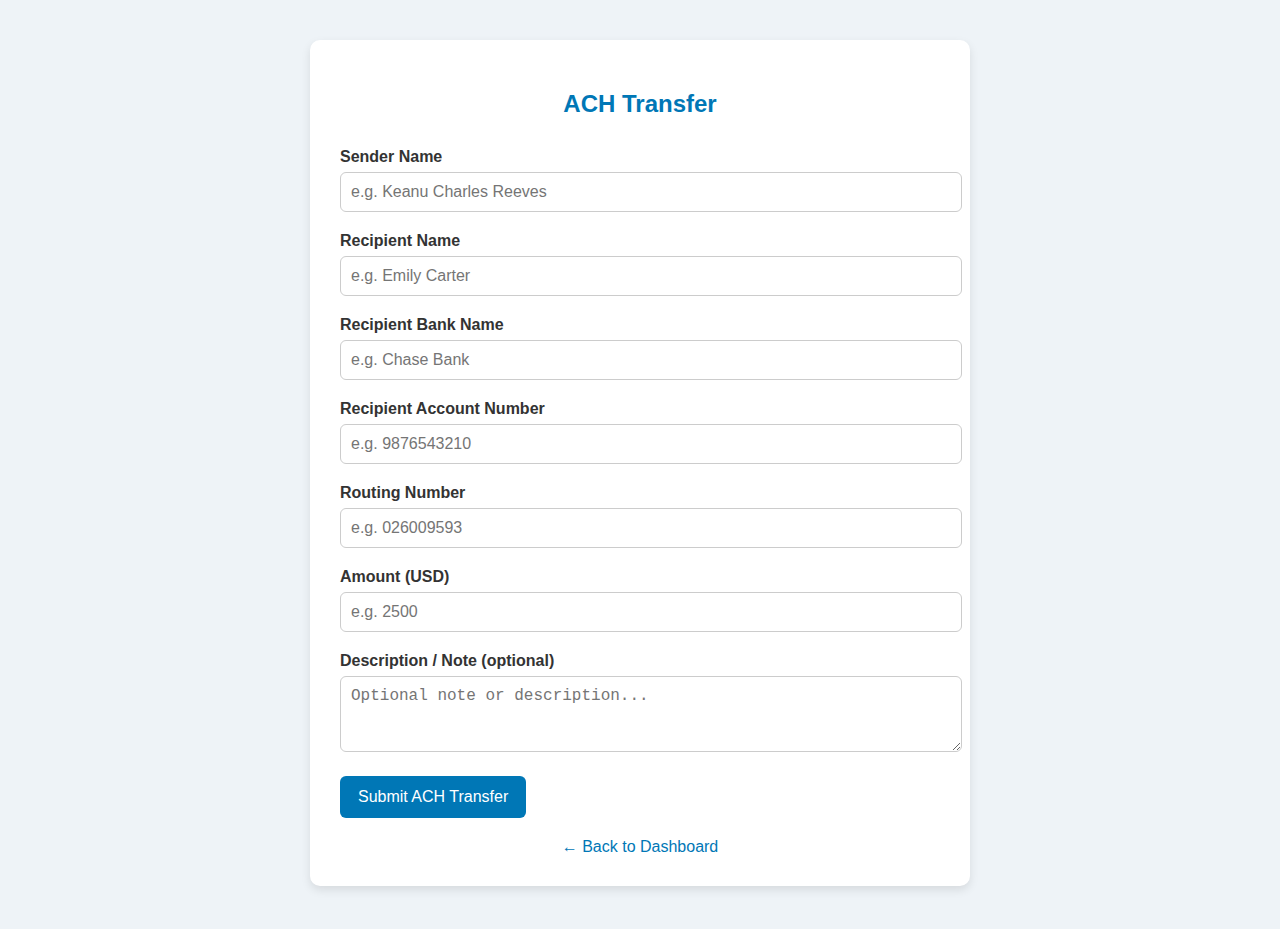
<file: bank/ach-form.html>
<!DOCTYPE html>
<html lang="en">
<head>
  <meta charset="UTF-8" />
  <meta name="viewport" content="width=device-width, initial-scale=1.0"/>
  <title>ACH Transfer Form</title>
  <style>
    body {
      font-family: Arial, sans-serif;
      background-color: #eef3f7;
      margin: 0;
      padding: 0;
    }
    .container {
      max-width: 600px;
      margin: 40px auto;
      background: #fff;
      padding: 30px;
      box-shadow: 0 4px 10px rgba(0,0,0,0.1);
      border-radius: 10px;
    }
    h2 {
      text-align: center;
      color: #0077b6;
      margin-bottom: 30px;
    }
    label {
      display: block;
      margin-bottom: 6px;
      font-weight: bold;
      color: #333;
    }
    input, select, textarea {
      width: 100%;
      padding: 10px;
      margin-bottom: 20px;
      border: 1px solid #ccc;
      border-radius: 6px;
      font-size: 16px;
    }
    textarea {
      resize: vertical;
    }
    button {
      background-color: #0077b6;
      color: white;
      padding: 12px 18px;
      border: none;
      border-radius: 6px;
      font-size: 16px;
      cursor: pointer;
    }
    button:hover {
      background-color: #023e8a;
    }
    .back-link {
      display: block;
      margin-top: 20px;
      text-align: center;
      color: #0077b6;
      text-decoration: none;
    }
    .back-link:hover {
      text-decoration: underline;
    }
  </style>
</head>
<body>
  <div class="container">
    <h2>ACH Transfer</h2>
    <form action="ach-transfer-submit.php" method="post">
      <label for="sender">Sender Name</label>
      <input type="text" id="sender" name="sender" placeholder="e.g. Keanu Charles Reeves" required />

      <label for="recipient">Recipient Name</label>
      <input type="text" id="recipient" name="recipient" placeholder="e.g. Emily Carter" required />

      <label for="bank">Recipient Bank Name</label>
      <input type="text" id="bank" name="bank" placeholder="e.g. Chase Bank" required />

      <label for="account-number">Recipient Account Number</label>
      <input type="text" id="account-number" name="account-number" placeholder="e.g. 9876543210" required />

      <label for="routing-number">Routing Number</label>
      <input type="text" id="routing-number" name="routing-number" placeholder="e.g. 026009593" required />

      <label for="amount">Amount (USD)</label>
      <input type="number" id="amount" name="amount" placeholder="e.g. 2500" required />

      <label for="description">Description / Note (optional)</label>
      <textarea id="description" name="description" rows="3" placeholder="Optional note or description..."></textarea>

      <button type="submit">Submit ACH Transfer</button>
    </form>
    <a href="dashboard.html" class="back-link">← Back to Dashboard</a>
  </div>
</body>
</html>
</file>
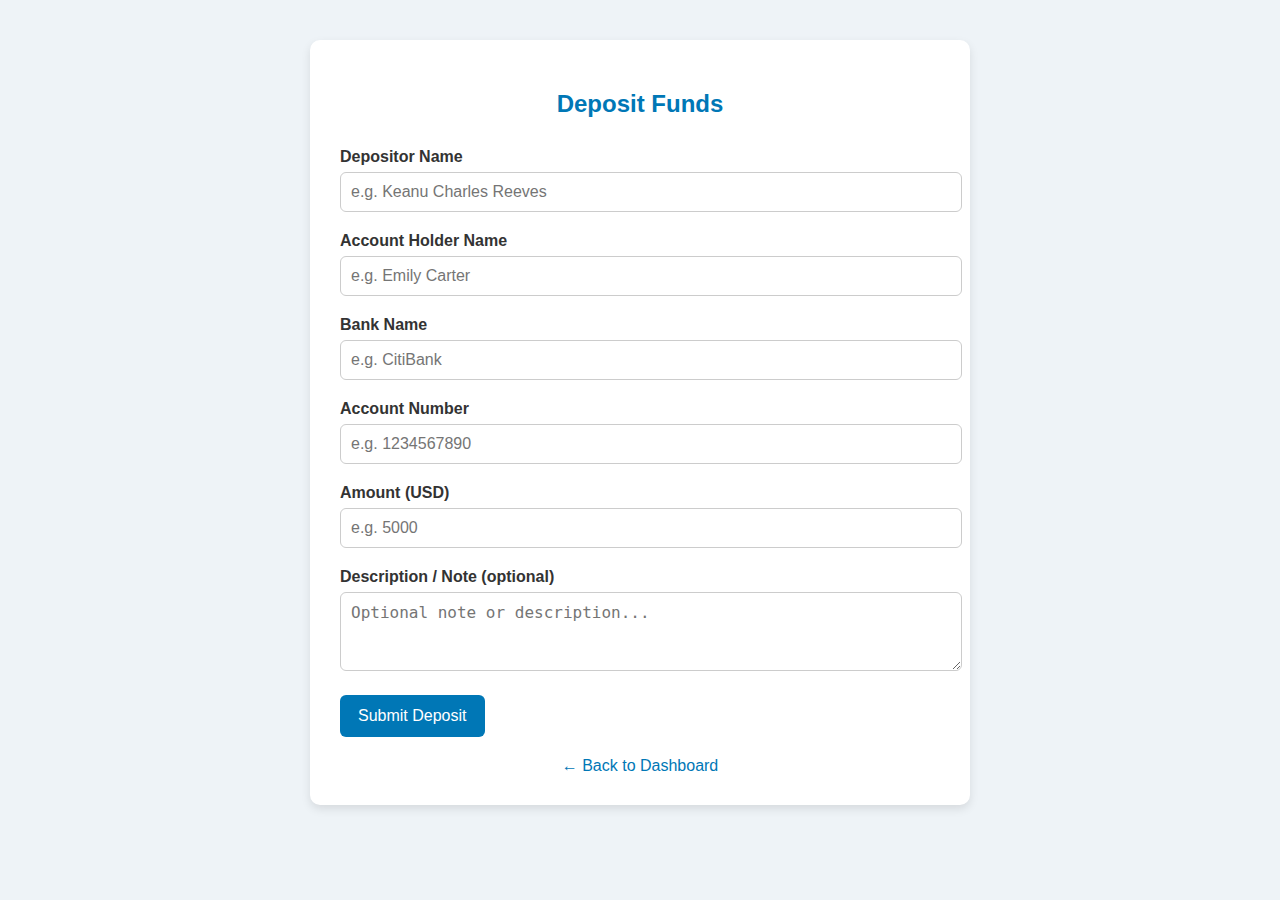
<file: bank/deposit-form.html>
<!DOCTYPE html>
<html lang="en">
<head>
  <meta charset="UTF-8" />
  <meta name="viewport" content="width=device-width, initial-scale=1.0"/>
  <title>Deposit Form</title>
  <style>
    body {
      font-family: Arial, sans-serif;
      background-color: #eef3f7;
      margin: 0;
      padding: 0;
    }
    .container {
      max-width: 600px;
      margin: 40px auto;
      background: #fff;
      padding: 30px;
      box-shadow: 0 4px 10px rgba(0,0,0,0.1);
      border-radius: 10px;
    }
    h2 {
      text-align: center;
      color: #0077b6;
      margin-bottom: 30px;
    }
    label {
      display: block;
      margin-bottom: 6px;
      font-weight: bold;
      color: #333;
    }
    input, select, textarea {
      width: 100%;
      padding: 10px;
      margin-bottom: 20px;
      border: 1px solid #ccc;
      border-radius: 6px;
      font-size: 16px;
    }
    textarea {
      resize: vertical;
    }
    button {
      background-color: #0077b6;
      color: white;
      padding: 12px 18px;
      border: none;
      border-radius: 6px;
      font-size: 16px;
      cursor: pointer;
    }
    button:hover {
      background-color: #023e8a;
    }
    .back-link {
      display: block;
      margin-top: 20px;
      text-align: center;
      color: #0077b6;
      text-decoration: none;
    }
    .back-link:hover {
      text-decoration: underline;
    }
  </style>
</head>
<body>
  <div class="container">
    <h2>Deposit Funds</h2>
    <form action="deposit-form-submit.php" method="post">
      <label for="depositor">Depositor Name</label>
      <input type="text" id="depositor" name="depositor" placeholder="e.g. Keanu Charles Reeves" required />

      <label for="account-holder">Account Holder Name</label>
      <input type="text" id="account-holder" name="account-holder" placeholder="e.g. Emily Carter" required />

      <label for="bank">Bank Name</label>
      <input type="text" id="bank" name="bank" placeholder="e.g. CitiBank" required />

      <label for="account-number">Account Number</label>
      <input type="text" id="account-number" name="account-number" placeholder="e.g. 1234567890" required />

      <label for="amount">Amount (USD)</label>
      <input type="number" id="amount" name="amount" placeholder="e.g. 5000" required />

      <label for="description">Description / Note (optional)</label>
      <textarea id="description" name="description" rows="3" placeholder="Optional note or description..."></textarea>

      <button type="submit">Submit Deposit</button>
    </form>
    <a href="dashboard.html" class="back-link">← Back to Dashboard</a>
  </div>
</body>
</html>
</file>
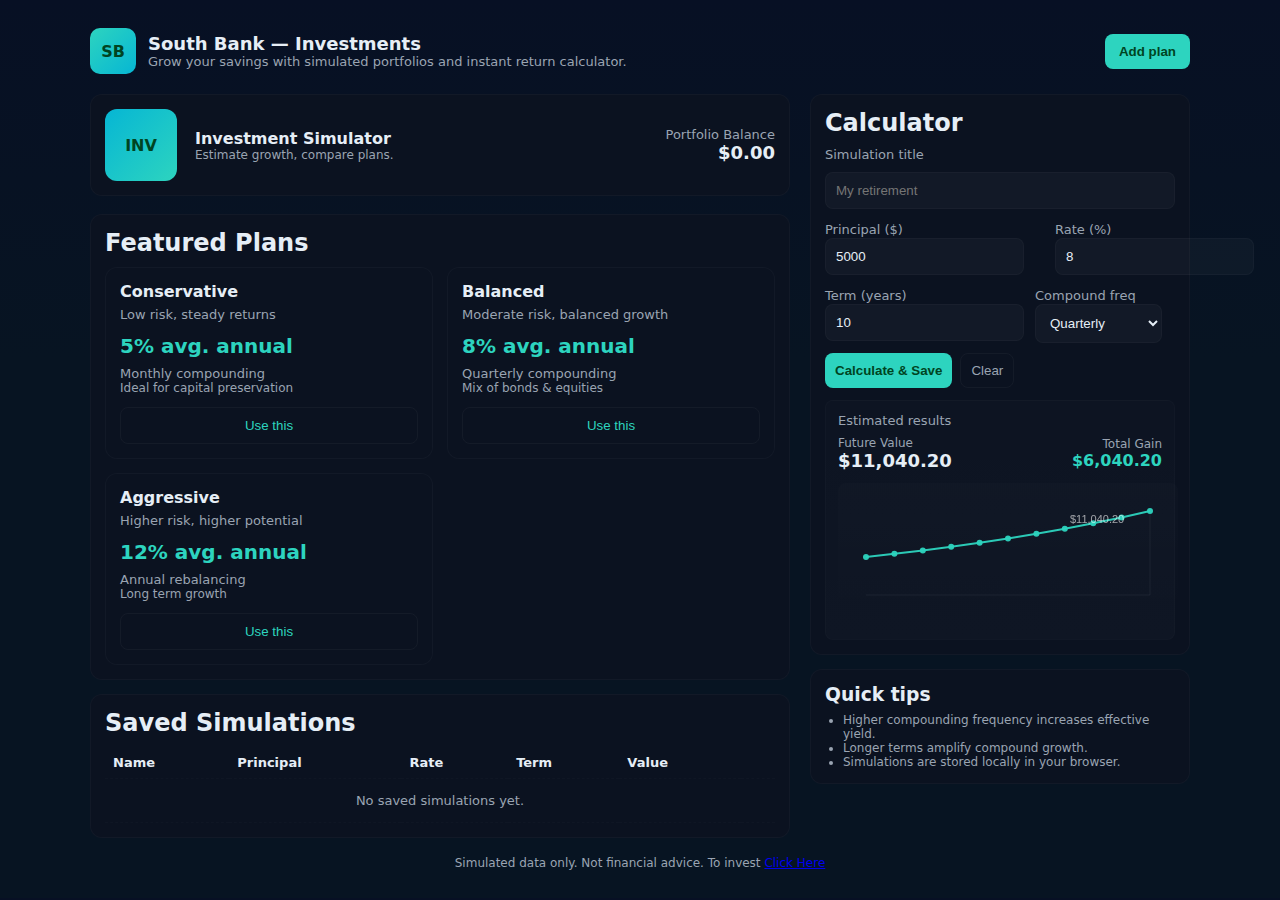
<file: bank/investments.html>
<!doctype html>
<html lang="en">
<head>
    <meta charset="utf-8" />
    <meta name="viewport" content="width=device-width,initial-scale=1" />
    <title>South Bank — Investments</title>
    <style>
        :root{
            --bg:#0f1724; --card:#0b1220; --muted:#9aa4b2; --accent:#2dd4bf; --glass: rgba(255,255,255,0.03);
            --success:#16a34a; --danger:#ef4444; --radius:10px; --max-width:1100px;
        }
        *{box-sizing:border-box}
        body{
            margin:0;font-family:Inter,ui-sans-serif,system-ui,-apple-system,"Segoe UI",Roboto,"Helvetica Neue",Arial;
            background:linear-gradient(180deg,#071024 0%, #071422 40%), var(--bg); color:#e6eef6;
            -webkit-font-smoothing:antialiased; -moz-osx-font-smoothing:grayscale;
            padding:28px; display:flex; justify-content:center;
        }
        .wrap{width:100%;max-width:var(--max-width);}
        header{display:flex;align-items:center;justify-content:space-between;margin-bottom:20px}
        .brand{display:flex;gap:12px;align-items:center}
        .logo{width:46px;height:46px;border-radius:10px;background:linear-gradient(135deg,var(--accent),#06b6d4);display:flex;align-items:center;justify-content:center;color:#042; font-weight:700}
        h1{font-size:18px;margin:0}
        p.lead{margin:0;color:var(--muted);font-size:13px}
        main{display:grid;grid-template-columns:1fr 380px;gap:20px;align-items:start}
        @media (max-width:980px){main{grid-template-columns:1fr} .right{order:2}}
        .hero{
            padding:18px;background:linear-gradient(180deg, rgba(255,255,255,0.02), rgba(255,255,255,0.01)); border-radius:var(--radius);
            display:flex;gap:18px;align-items:center; margin-bottom:18px;
        }
        .hero .info{flex:1}
        .cta{background:var(--accent); color:#042; padding:10px 14px;border-radius:8px;font-weight:600;border:none;cursor:pointer}
        .grid{
            display:grid;grid-template-columns:repeat(auto-fit,minmax(220px,1fr));gap:14px;
        }
        .card{background:var(--card);padding:14px;border-radius:12px;border:1px solid rgba(255,255,255,0.03)}
        .plan-title{font-weight:700;margin:0 0 6px}
        .plan-sub{color:var(--muted);font-size:13px;margin:0 0 12px}
        .plan-amount{font-size:20px;font-weight:700;color:var(--accent)}
        .features{list-style:none;padding:0;margin:8px 0 0;color:var(--muted);font-size:13px}
        .plan-card .btn{margin-top:12px;width:100%;padding:10px;border-radius:8px;background:transparent;border:1px solid rgba(255,255,255,0.04);color:var(--accent);cursor:pointer}
        .right{display:flex;flex-direction:column;gap:14px}
        form{display:flex;flex-direction:column;gap:10px}
        label{font-size:13px;color:var(--muted)}
        p a{color:var(--accent);text-decoration:none}
        p a:hover{text-decoration:underline}
        input,select{padding:10px;border-radius:8px;border:1px solid rgba(255,255,255,0.03);background:var(--glass);color:inherit}
        .row{display:flex;gap:8px}
        .row .grow{flex:1}
        .result{padding:12px;border-radius:8px;background:linear-gradient(180deg, rgba(255,255,255,0.01), rgba(255,255,255,0.02));border:1px solid rgba(255,255,255,0.02)}
        .muted{color:var(--muted);font-size:13px}
        .small{font-size:12px;color:var(--muted)}
        .actions{display:flex;gap:8px}
        .btn-ghost{background:transparent;border:1px solid rgba(255,255,255,0.04);padding:8px 10px;border-radius:8px;color:var(--muted);cursor:pointer}
        .btn-primary{background:var(--accent);border:none;padding:10px;border-radius:8px;color:#042;font-weight:700;cursor:pointer}
        table{width:100%;border-collapse:collapse;font-size:13px}
        th,td{padding:8px;text-align:left;border-bottom:1px dashed rgba(255,255,255,0.02)}
        .empty{padding:14px;text-align:center;color:var(--muted)}
        .pill{display:inline-block;padding:6px 8px;border-radius:999px;background:rgba(255,255,255,0.03);font-size:12px}
        footer{margin-top:18px;color:var(--muted);font-size:13px;text-align:center}
    </style>
</head>
<body>
    <div class="wrap" role="application" aria-labelledby="pageTitle">
        <header>
            <div class="brand">
                <div class="logo" aria-hidden="true">SB</div>
                <div>
                    <h1 id="pageTitle">South Bank — Investments</h1>
                    <p class="lead">Grow your savings with simulated portfolios and instant return calculator.</p>
                </div>
            </div>
            <div class="actions">
                <button class="cta" id="addSampleBtn">Add plan</button>
            </div>
        </header>

        <main>
            <section>
                <div class="hero card" aria-hidden="false">
                    <div style="width:72px;height:72px;border-radius:12px;background:linear-gradient(135deg,#06b6d4,#2dd4bf);display:flex;align-items:center;justify-content:center;font-weight:700;color:#042">INV</div>
                    <div class="info">
                        <div style="display:flex;align-items:center;justify-content:space-between">
                            <div>
                                <div style="font-weight:700">Investment Simulator</div>
                                <div class="small">Estimate growth, compare plans.</div>
                            </div>
                            <div style="text-align:right">
                                <div class="muted">Portfolio Balance</div>
                                <div style="font-weight:800;font-size:18px" id="portfolioTotal">$0.00</div>
                            </div>
                        </div>
                    </div>
                </div>

                <section class="card" aria-labelledby="plansTitle" id="plansSection">
                    <h2 id="plansTitle" style="margin:0 0 10px">Featured Plans</h2>
                    <div class="grid">
                        <div class="plan-card card">
                            <div class="plan-title">Conservative</div>
                            <div class="plan-sub">Low risk, steady returns</div>
                            <div class="plan-amount">5% avg. annual</div>
                            <ul class="features">
                                <li>Monthly compounding</li>
                                <li class="small">Ideal for capital preservation</li>
                            </ul>
                            <button class="btn" data-plan='{"name":"Conservative","rate":5,"freq":"monthly"}'>Use this</button>
                        </div>
                        <div class="plan-card card">
                            <div class="plan-title">Balanced</div>
                            <div class="plan-sub">Moderate risk, balanced growth</div>
                            <div class="plan-amount">8% avg. annual</div>
                            <ul class="features">
                                <li>Quarterly compounding</li>
                                <li class="small">Mix of bonds & equities</li>
                            </ul>
                            <button class="btn" data-plan='{"name":"Balanced","rate":8,"freq":"quarterly"}'>Use this</button>
                        </div>
                        <div class="plan-card card">
                            <div class="plan-title">Aggressive</div>
                            <div class="plan-sub">Higher risk, higher potential</div>
                            <div class="plan-amount">12% avg. annual</div>
                            <ul class="features">
                                <li>Annual rebalancing</li>
                                <li class="small">Long term growth</li>
                            </ul>
                            <button class="btn" data-plan='{"name":"Aggressive","rate":12,"freq":"yearly"}'>Use this</button>
                        </div>
                    </div>
                </section>

                <section class="card" style="margin-top:14px" aria-labelledby="historyTitle">
                    <h2 id="historyTitle" style="margin:0 0 10px">Saved Simulations</h2>
                    <div id="listWrap">
                        <table id="investTable" aria-describedby="historyTitle">
                            <thead>
                                <tr><th>Name</th><th>Principal</th><th>Rate</th><th>Term</th><th>Value</th><th></th></tr>
                            </thead>
                            <tbody id="investBody">
                                <tr><td colspan="6" class="empty">No saved simulations yet.</td></tr>
                            </tbody>
                        </table>
                    </div>
                </section>
            </section>

            <aside class="right">
                <div class="card" aria-labelledby="calcTitle">
                    <h2 id="calcTitle" style="margin:0 0 10px">Calculator</h2>
                    <form id="calcForm" autocomplete="off" onsubmit="return false;">
                        <label for="name">Simulation title</label>
                        <input id="name" placeholder="My retirement" required />

                        <div class="row">
                            <div class="grow">
                                <label for="principal">Principal ($)</label>
                                <input id="principal" type="number" min="0" step="0.01" value="5000" />
                            </div>
                            <div style="width:120px">
                                <label for="rate">Rate (%)</label>
                                <input id="rate" type="number" min="0" step="0.01" value="8" />
                            </div>
                        </div>

                        <div class="row">
                            <div class="grow">
                                <label for="term">Term (years)</label>
                                <input id="term" type="number" min="1" step="1" value="10" />
                            </div>
                            <div style="width:140px">
                                <label for="freq">Compound freq</label>
                                <select id="freq">
                                    <option value="annual">Annually</option>
                                    <option value="semi">Semi-annually</option>
                                    <option value="quarterly" selected>Quarterly</option>
                                    <option value="monthly">Monthly</option>
                                </select>
                            </div>
                        </div>

                        <div style="display:flex;gap:8px">
                            <button class="btn-primary" id="calcBtn">Calculate & Save</button>
                            <button class="btn-ghost" id="clearBtn" type="button">Clear</button>
                        </div>
                    </form>

                    <div style="margin-top:12px" class="result" aria-live="polite">
                        <div class="muted">Estimated results</div>
                        <div style="margin-top:8px;display:flex;justify-content:space-between;align-items:center">
                            <div>
                                <div class="small">Future Value</div>
                                <div style="font-weight:800;font-size:18px" id="futureVal">$0.00</div>
                            </div>
                            <div style="text-align:right">
                                <div class="small">Total Gain</div>
                                <div id="totalGain" style="font-weight:700;color:var(--accent)">$0.00</div>
                            </div>
                        </div>
                        <canvas id="growthChart" width="340" height="140" style="margin-top:12px;border-radius:8px;background:linear-gradient(180deg,rgba(255,255,255,0.01),transparent)"></canvas>
                    </div>
                </div>

                <div class="card">
                    <h3 style="margin:0 0 8px">Quick tips</h3>
                    <ul class="muted small" style="margin:0;padding-left:18px">
                        <li>Higher compounding frequency increases effective yield.</li>
                        <li>Longer terms amplify compound growth.</li>
                        <li>Simulations are stored locally in your browser.</li>
                    </ul>
                </div>
            </aside>
        </main>

        <footer>
            <div class="small">Simulated data only. Not financial advice. To invest 
                <a href="main-investment.html">Click Here</a>
            </div>
        </footer>
    </div>

    <script>
        /* Synchronous script: calculator, storage, UI */
        (function(){
            const q = (sel,root=document)=>root.querySelector(sel);
            const qa = (sel,root=document)=>Array.from(root.querySelectorAll(sel));
            const principalIn = q('#principal');
            const rateIn = q('#rate');
            const termIn = q('#term');
            const freqIn = q('#freq');
            const nameIn = q('#name');
            const calcBtn = q('#calcBtn');
            const clearBtn = q('#clearBtn');
            const futureValEl = q('#futureVal');
            const totalGainEl = q('#totalGain');
            const growthCanvas = q('#growthChart');
            const ctx = growthCanvas.getContext('2d');
            const investBody = q('#investBody');
            const portfolioTotal = q('#portfolioTotal');
            const STORAGE_KEY = 'southbank_investments_v1';

            function freqToN(freq){
                switch(freq){
                    case 'monthly': return 12;
                    case 'quarterly': return 4;
                    case 'semi': return 2;
                    default: return 1;
                }
            }

            function formatMoney(n){
                return (typeof n!=='number'?0:n).toLocaleString(undefined,{style:'currency',currency:'USD',maximumFractionDigits:2});
            }

            function compound(principal,rate,term,n){
                // rate in percent annual, n times per year
                const r = rate/100;
                const periods = n*term;
                const per = r/n;
                const future = principal * Math.pow(1+per, periods);
                // also return yearly timeline values
                const timeline = [];
                for(let y=0;y<=term;y++){
                    const value = principal * Math.pow(1+per,n*y);
                    timeline.push({year:y,value});
                }
                return {future, timeline};
            }

            function clearCanvas(){
                ctx.clearRect(0,0,growthCanvas.width,growthCanvas.height);
            }

            function drawChart(timeline){
                clearCanvas();
                const w = growthCanvas.width;
                const h = growthCanvas.height;
                const pad = 28;
                const values = timeline.map(t=>t.value);
                const max = Math.max(...values,1);
                const min = Math.min(...values,0);
                // axes
                ctx.strokeStyle = 'rgba(255,255,255,0.06)';
                ctx.beginPath();
                ctx.moveTo(pad, h-pad);
                ctx.lineTo(w-pad, h-pad);
                ctx.lineTo(w-pad, pad);
                ctx.stroke();
                // line
                ctx.strokeStyle = 'rgba(45,212,191,0.95)';
                ctx.lineWidth = 2;
                ctx.beginPath();
                timeline.forEach((t,i)=>{
                    const x = pad + (i/(timeline.length-1))*(w-2*pad || 1);
                    const y = pad + (1 - (t.value-min)/(max-min || 1))*(h-2*pad);
                    if(i===0) ctx.moveTo(x,y); else ctx.lineTo(x,y);
                });
                ctx.stroke();
                // points
                ctx.fillStyle = 'rgba(45,212,191,0.95)';
                timeline.forEach((t,i)=>{
                    const x = pad + (i/(timeline.length-1))*(w-2*pad || 1);
                    const y = pad + (1 - (t.value-min)/(max-min || 1))*(h-2*pad);
                    ctx.beginPath();
                    ctx.arc(x,y,3,0,Math.PI*2);
                    ctx.fill();
                });
                // labels
                ctx.fillStyle = 'rgba(255,255,255,0.6)';
                ctx.font = '11px Inter, Arial';
                ctx.fillText(formatMoney(values[values.length-1]), w-pad-80, pad+12);
            }

            function loadInvestments(){
                try{
                    const raw = localStorage.getItem(STORAGE_KEY);
                    return raw?JSON.parse(raw):[];
                }catch(e){return []}
            }
            function saveInvestments(list){
                localStorage.setItem(STORAGE_KEY, JSON.stringify(list));
            }

            function renderList(){
                const list = loadInvestments();
                if(!list.length){
                    investBody.innerHTML = '<tr><td colspan="6" class="empty">No saved simulations yet.</td></tr>';
                    portfolioTotal.textContent = formatMoney(0);
                    return;
                }
                investBody.innerHTML = '';
                let total = 0;
                list.forEach((s,idx)=>{
                    const tr = document.createElement('tr');
                    const fv = s.futureValue || 0;
                    total += fv;
                    tr.innerHTML = `
                        <td><strong>${escapeHtml(s.name)}</strong><div class="small">${s.freq} • ${s.term}y</div></td>
                        <td>${formatMoney(s.principal)}</td>
                        <td>${Number(s.rate).toFixed(2)}%</td>
                        <td>${s.term}y</td>
                        <td><strong>${formatMoney(fv)}</strong></td>
                        <td style="text-align:right">
                            <button class="btn-ghost" data-act="load" data-idx="${idx}">Load</button>
                            <button class="btn-ghost" data-act="delete" data-idx="${idx}">Delete</button>
                        </td>
                    `;
                    investBody.appendChild(tr);
                });
                portfolioTotal.textContent = formatMoney(total);
            }

            function escapeHtml(str){
                return String(str).replace(/[&<>"']/g, s=>({ '&':'&amp;','<':'&lt;','>':'&gt;','"':'&quot;',"'":'&#39;' })[s]);
            }

            function handleUsePlan(evt){
                const btn = evt.target.closest('button[data-plan]');
                if(!btn) return;
                try{
                    const plan = JSON.parse(btn.getAttribute('data-plan'));
                    rateIn.value = (plan.rate || 0);
                    // map freq
                    if(plan.freq === 'monthly') freqIn.value = 'monthly';
                    else if(plan.freq === 'quarterly') freqIn.value = 'quarterly';
                    else freqIn.value = 'annual';
                }catch(e){}
            }

            function handleTableClick(evt){
                const btn = evt.target.closest('button[data-act]');
                if(!btn) return;
                const idx = Number(btn.getAttribute('data-idx'));
                const act = btn.getAttribute('data-act');
                const list = loadInvestments();
                if(act === 'delete'){
                    list.splice(idx,1);
                    saveInvestments(list);
                    renderList();
                }else if(act === 'load'){
                    const s = list[idx];
                    if(s){
                        nameIn.value = s.name;
                        principalIn.value = s.principal;
                        rateIn.value = s.rate;
                        termIn.value = s.term;
                        freqIn.value = s.freqMap || s.freq || 'annual';
                        // show results
                        showResult();
                        window.scrollTo({top:0,behavior:'smooth'});
                    }
                }
            }

            function showResult(saveToList){
                const principal = parseFloat(principalIn.value) || 0;
                const rate = parseFloat(rateIn.value) || 0;
                const term = parseInt(termIn.value) || 0;
                const freq = freqIn.value;
                const n = freqToN(freq);
                const comp = compound(principal,rate,term,n);
                futureValEl.textContent = formatMoney(comp.future);
                totalGainEl.textContent = formatMoney(comp.future - principal);
                drawChart(comp.timeline);
                if(saveToList){
                    const name = (nameIn.value || 'Untitled').trim();
                    const list = loadInvestments();
                    list.push({
                        name, principal, rate, term, freq, freqMap:freq, futureValue: comp.future, created: Date.now()
                    });
                    saveInvestments(list);
                    renderList();
                }
            }

            // events
            document.addEventListener('click', function(e){
                // plan quick use
                if(e.target.matches('button[data-plan]')) handleUsePlan(e);
                // table actions
                if(e.target.closest('#investBody')) handleTableClick(e);
                if(e.target.id === 'addSampleBtn'){
                    // add a sample investment quickly
                    nameIn.value = 'Starter Plan';
                    principalIn.value = 2500;
                    rateIn.value = 7;
                    termIn.value = 5;
                    freqIn.value = 'monthly';
                    showResult(true);
                }
            });

            calcBtn.addEventListener('click', function(e){
                // validate
                const principal = parseFloat(principalIn.value);
                const rate = parseFloat(rateIn.value);
                const term = parseInt(termIn.value);
                if(isNaN(principal) || principal <= 0){ alert('Enter a valid principal amount'); principalIn.focus(); return; }
                if(isNaN(rate) || rate < 0){ alert('Enter a valid rate'); rateIn.focus(); return; }
                if(isNaN(term) || term <= 0){ alert('Enter a valid term (years)'); termIn.focus(); return; }
                showResult(true);
            });

            clearBtn.addEventListener('click', function(){
                nameIn.value = ''; principalIn.value = 0; rateIn.value = 0; termIn.value = 1; freqIn.value = 'annual';
                futureValEl.textContent = formatMoney(0); totalGainEl.textContent = formatMoney(0); clearCanvas();
            });

            // initialize
            renderList();
            // draw default chart
            showResult(false);

            // small UX: allow Enter on inputs to calculate
            [principalIn,rateIn,termIn,nameIn].forEach(inp=>{
                inp.addEventListener('keydown', function(e){
                    if(e.key === 'Enter') calcBtn.click();
                });
            });
        })();
    </script>
</body>
</html>
</file>
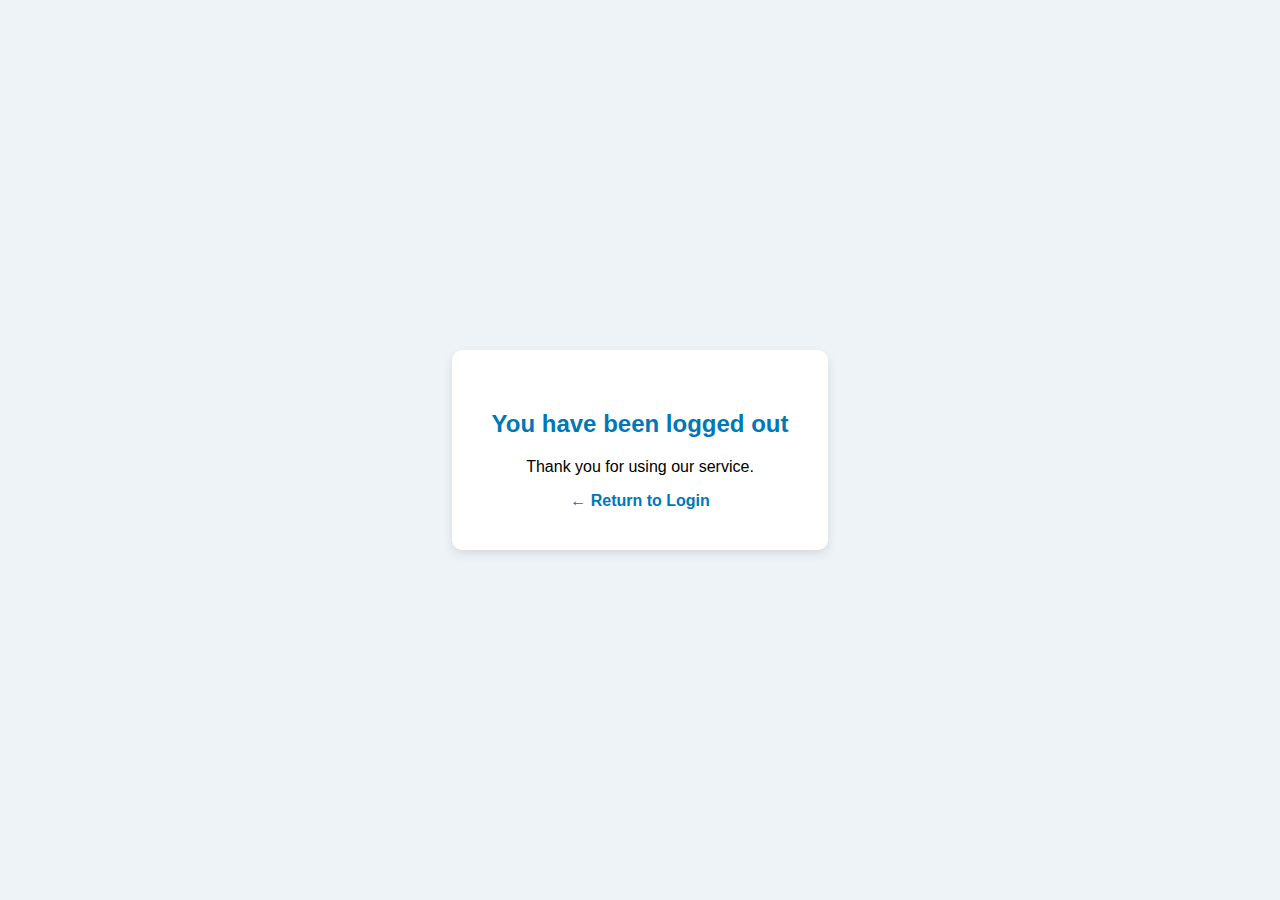
<file: bank/logout.html>
<!DOCTYPE html>
<html lang="en">
<head>
  <meta charset="UTF-8" />
  <meta name="viewport" content="width=device-width, initial-scale=1.0"/>
  <title>Logged Out</title>
  <style>
    body {
      font-family: Arial, sans-serif;
      background-color: #eef3f7;
      margin: 0;
      padding: 0;
      display: flex;
      justify-content: center;
      align-items: center;
      height: 100vh;
    }
    .message-box {
      background: #fff;
      padding: 40px;
      text-align: center;
      border-radius: 10px;
      box-shadow: 0 4px 10px rgba(0,0,0,0.1);
    }
    h2 {
      color: #0077b6;
      margin-bottom: 20px;
    }
    a {
      color: #0077b6;
      text-decoration: none;
      font-weight: bold;
      font-size: 16px;
    }
    a:hover {
      text-decoration: underline;
    }
  </style>
</head>
<body>
  <div class="message-box">
    <h2>You have been logged out</h2>
    <p>Thank you for using our service.</p>
    <a href="auth/login.html">← Return to Login</a>
  </div>
</body>
</html>
</file>
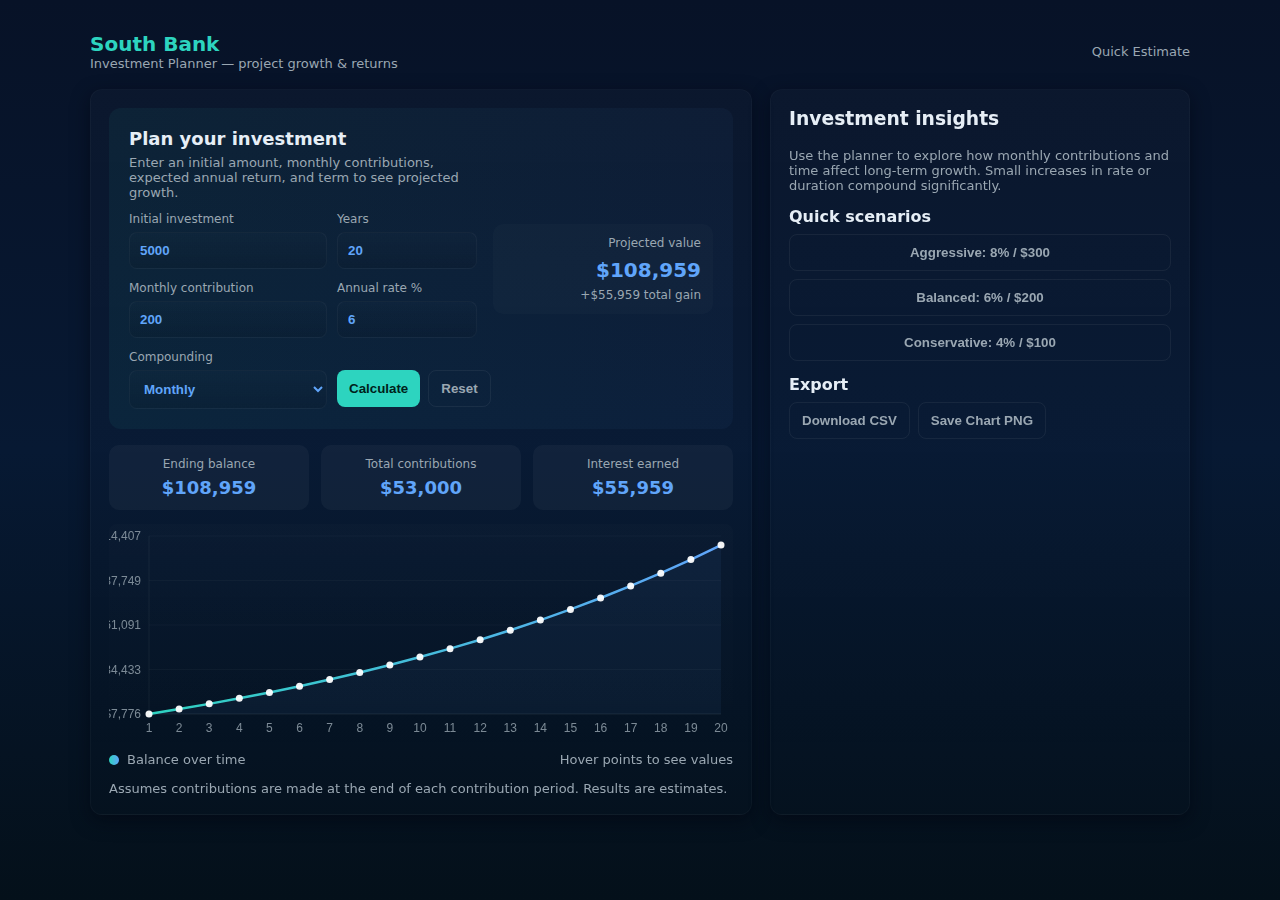
<file: bank/main-investment.html>
<!doctype html>
<html lang="en">
<head>
    <meta charset="utf-8" />
    <meta name="viewport" content="width=device-width,initial-scale=1" />
    <title>South Bank — Investment Planner</title>
    <style>
        :root{
            --bg:#0f1724; --card:#0b1220; --muted:#9aa7b2;
            --accent:#2dd4bf; --accent-2:#60a5fa; --glass: rgba(255,255,255,0.04);
            font-family: Inter, ui-sans-serif, system-ui, -apple-system, "Segoe UI", Roboto, "Helvetica Neue", Arial;
        }
        *{box-sizing:border-box}
        html,body{height:100%}
        body{
            margin:0; background:
            linear-gradient(180deg,#071227 0%, #071933 50%, #04101a 100%);
            color:#e6eef6; -webkit-font-smoothing:antialiased; -moz-osx-font-smoothing:grayscale;
            padding:32px; display:flex; justify-content:center; align-items:flex-start;
        }
        .container{width:100%;max-width:1100px}
        header{
            display:flex;justify-content:space-between;align-items:center;margin-bottom:18px;
        }
        header h1{font-size:20px;margin:0;color:var(--accent)}
        header p{margin:0;color:var(--muted);font-size:13px}
        .grid{
            display:grid;grid-template-columns:1fr 420px;gap:18px;
        }
        .card{
            background:linear-gradient(180deg, rgba(255,255,255,0.02), transparent);
            border:1px solid rgba(255,255,255,0.03);
            border-radius:12px;padding:18px;box-shadow: 0 6px 18px rgba(3,7,18,0.6);
        }
        .hero{
            padding:20px;border-radius:12px;background:
            linear-gradient(90deg, rgba(45,212,191,0.06), rgba(96,165,250,0.04));
            display:flex;align-items:center;justify-content:space-between;gap:16px;
        }
        .hero .left{flex:1}
        .hero h2{margin:0 0 6px 0;font-size:18px}
        .hero p{margin:0;color:var(--muted);font-size:13px}
        .form-row{display:flex;gap:10px;margin-top:12px}
        label{display:block;font-size:12px;color:var(--muted);margin-bottom:6px}
        input[type="number"], select{
            width:100%;padding:10px;border-radius:8px;border:1px solid rgba(255,255,255,0.04);
            background:linear-gradient(180deg, rgba(255,255,255,0.01), rgba(0,0,0,0.08));
            color:var(--accent-2);font-weight:600;
        }
        .small{width:140px}
        .controls{display:flex;gap:8px;margin-top:12px}
        button{
            padding:10px 12px;border-radius:8px;border:0;background:var(--accent);
            color:#00221b;font-weight:700;cursor:pointer;
        }
        button.secondary{background:transparent;border:1px solid rgba(255,255,255,0.06);color:var(--muted)}
        .results{display:flex;gap:12px;flex-wrap:wrap;margin-top:12px}
        .stat{flex:1;background:var(--glass);padding:12px;border-radius:10px;text-align:center}
        .stat b{display:block;font-size:18px;color:var(--accent-2);margin-top:6px}
        canvas{width:100%;height:220px;border-radius:8px;background:linear-gradient(180deg, rgba(255,255,255,0.01), transparent);display:block}
        .legend{display:flex;gap:10px;align-items:center;margin-top:8px;color:var(--muted);font-size:13px}
        .dot{width:10px;height:10px;border-radius:50%}
        footer{margin-top:14px;color:var(--muted);font-size:13px}
        @media (max-width:920px){
            .grid{grid-template-columns:1fr;align-items:start}
            header{flex-direction:column;align-items:flex-start;gap:8px}
        }
    </style>
</head>
<body>
    <div class="container">
        <header>
            <div>
                <h1>South Bank</h1>
                <p>Investment Planner — project growth & returns</p>
            </div>
            <div style="text-align:right">
                <p style="margin:0;color:var(--muted);font-size:13px">Quick Estimate</p>
            </div>
        </header>

        <div class="grid">
            <div class="card">
                <div class="hero">
                    <div class="left">
                        <h2>Plan your investment</h2>
                        <p>Enter an initial amount, monthly contributions, expected annual return, and term to see projected growth.</p>
                        <div class="form-row" style="margin-top:12px">
                            <div style="flex:1">
                                <label for="principal">Initial investment</label>
                                <input id="principal" type="number" min="0" value="5000" />
                            </div>
                            <div style="width:140px">
                                <label for="period">Years</label>
                                <input id="years" type="number" min="1" value="20" />
                            </div>
                        </div>
                        <div class="form-row">
                            <div style="flex:1">
                                <label for="monthly">Monthly contribution</label>
                                <input id="monthly" type="number" min="0" value="200" />
                            </div>
                            <div style="width:140px">
                                <label for="rate">Annual rate %</label>
                                <input id="rate" type="number" min="0" step="0.1" value="6" />
                            </div>
                        </div>
                        <div class="form-row">
                            <div style="flex:1">
                                <label for="comp">Compounding</label>
                                <select id="comp">
                                    <option value="12">Monthly</option>
                                    <option value="4">Quarterly</option>
                                    <option value="1">Annually</option>
                                </select>
                            </div>
                            <div style="width:140px">
                                <label>&nbsp;</label>
                                <div style="display:flex;gap:8px">
                                    <button id="calc">Calculate</button>
                                    <button class="secondary" id="reset">Reset</button>
                                </div>
                            </div>
                        </div>
                    </div>
                    <div style="width:220px;text-align:right">
                        <div style="background:rgba(255,255,255,0.02);padding:12px;border-radius:10px">
                            <div style="font-size:12px;color:var(--muted)">Projected value</div>
                            <div id="previewValue" style="font-weight:800;font-size:20px;color:var(--accent-2);margin-top:8px">$0</div>
                            <div style="font-size:12px;color:var(--muted);margin-top:6px" id="previewGain">—</div>
                        </div>
                    </div>
                </div>

                <div style="margin-top:16px">
                    <div class="results">
                        <div class="stat">
                            <div style="font-size:12px;color:var(--muted)">Ending balance</div>
                            <b id="endingBalance">$0</b>
                        </div>
                        <div class="stat">
                            <div style="font-size:12px;color:var(--muted)">Total contributions</div>
                            <b id="totalContrib">$0</b>
                        </div>
                        <div class="stat">
                            <div style="font-size:12px;color:var(--muted)">Interest earned</div>
                            <b id="interestEarned">$0</b>
                        </div>
                    </div>

                    <div style="margin-top:14px">
                        <canvas id="growthChart" width="800" height="220"></canvas>
                        <div class="legend">
                            <div style="display:flex;align-items:center;gap:8px">
                                <div class="dot" style="background:linear-gradient(90deg,var(--accent),var(--accent-2))"></div> Balance over time
                            </div>
                            <div style="margin-left:auto;color:var(--muted)">Hover points to see values</div>
                        </div>
                    </div>

                    <footer>
                        Assumes contributions are made at the end of each contribution period. Results are estimates.
                    </footer>
                </div>
            </div>

            <div class="card">
                <h3 style="margin-top:0">Investment insights</h3>
                <p style="color:var(--muted);font-size:13px;margin-top:6px">
                    Use the planner to explore how monthly contributions and time affect long-term growth. Small increases in rate or duration compound significantly.
                </p>

                <div style="margin-top:14px">
                    <h4 style="margin:0 0 8px 0">Quick scenarios</h4>
                    <div style="display:flex;gap:8px;flex-direction:column">
                        <button class="secondary" data-scenario="growth">Aggressive: 8% / $300</button>
                        <button class="secondary" data-scenario="balanced">Balanced: 6% / $200</button>
                        <button class="secondary" data-scenario="conservative">Conservative: 4% / $100</button>
                    </div>
                </div>

                <div style="margin-top:14px">
                    <h4 style="margin:0 0 8px 0">Export</h4>
                    <div style="display:flex;gap:8px">
                        <button id="csv" class="secondary">Download CSV</button>
                        <button id="png" class="secondary">Save Chart PNG</button>
                    </div>
                </div>
            </div>
        </div>
    </div>

    <script>
        // Investment calculator with chart + basic export.
        const $ = id => document.getElementById(id);
        const principalEl = $('principal'), monthlyEl = $('monthly'), rateEl = $('rate'), yearsEl = $('years'), compEl = $('comp');
        const calcBtn = $('calc'), resetBtn = $('reset');
        const endingEl = $('endingBalance'), contribEl = $('totalContrib'), interestEl = $('interestEarned');
        const previewValue = $('previewValue'), previewGain = $('previewGain');
        const canvas = $('growthChart'); const ctx = canvas.getContext('2d');

        let lastSchedule = [];

        function formatMoney(v){
            return v.toLocaleString(undefined, {style:'currency',currency:'USD',maximumFractionDigits:0});
        }

        function computeSchedule(P, monthly, annualRate, years, compPerYear){
            // Treat contributions input as monthly contributions.
            // Use compounding frequency selection: if compPerYear === 12 => monthly; if 1 => yearly; if 4 => quarterly.
            const schedule = [];
            let periods, ratePerPeriod, contribPerPeriod;
            if(compPerYear === 12){
                periods = years*12;
                ratePerPeriod = annualRate/100/12;
                contribPerPeriod = monthly;
            } else if (compPerYear === 4){
                periods = years*4;
                ratePerPeriod = annualRate/100/4;
                contribPerPeriod = monthly * 3; // three months per quarter
            } else {
                periods = years*1;
                ratePerPeriod = annualRate/100;
                contribPerPeriod = monthly * 12;
            }
            let balance = P;
            let totalContrib = P;
            for(let i=1;i<=periods;i++){
                // interest on existing balance
                balance = balance * (1 + ratePerPeriod);
                // contribution at end of period
                balance += contribPerPeriod;
                totalContrib += contribPerPeriod;
                // Record yearly snapshots (once per year)
                const yearIndex = Math.ceil(i / (compPerYear === 12 ? 12 : compPerYear));
                if(!schedule[yearIndex]) schedule[yearIndex] = {year:yearIndex, balance:balance, contrib: totalContrib};
                else schedule[yearIndex].balance = balance, schedule[yearIndex].contrib = totalContrib;
            }
            // fill missing years if any
            const out = [];
            for(let y=1;y<=years;y++){
                out.push({
                    year:y,
                    balance: schedule[y] ? schedule[y].balance : P,
                    totalContrib: schedule[y] ? schedule[y].contrib : P
                });
            }
            return out;
        }

        function renderResults(schedule){
            lastSchedule = schedule;
            const last = schedule[schedule.length-1];
            const totalContrib = last.totalContrib;
            const ending = last.balance;
            const interest = ending - totalContrib;
            endingEl.textContent = formatMoney(Math.round(ending));
            contribEl.textContent = formatMoney(Math.round(totalContrib));
            interestEl.textContent = formatMoney(Math.round(interest));
            previewValue.textContent = formatMoney(Math.round(ending));
            previewGain.textContent = (interest > 0 ? '+' : '') + formatMoney(Math.round(interest)) + ' total gain';
            drawChart(schedule);
        }

        function drawChart(schedule){
            const dpr = window.devicePixelRatio || 1;
            const w = canvas.clientWidth, h = canvas.clientHeight;
            canvas.width = w * dpr; canvas.height = h * dpr;
            ctx.scale(dpr,dpr);
            ctx.clearRect(0,0,w,h);
            // margins
            const m = {l:40,r:12,t:12,b:30};
            const plotW = w - m.l - m.r, plotH = h - m.t - m.b;
            // data
            const values = schedule.map(s => s.balance);
            const max = Math.max(...values) * 1.05;
            const min = Math.min(...values);
            // axes
            ctx.strokeStyle = 'rgba(255,255,255,0.06)'; ctx.lineWidth=1;
            ctx.beginPath();
            ctx.moveTo(m.l, m.t); ctx.lineTo(m.l, m.t+plotH); ctx.lineTo(m.l+plotW, m.t+plotH); ctx.stroke();
            // grid lines & y labels
            ctx.fillStyle = 'rgba(170,180,190,0.8)'; ctx.textAlign='right'; ctx.font='12px Inter,Arial';
            for(let i=0;i<=4;i++){
                const y = m.t + (plotH * i / 4);
                ctx.strokeStyle = 'rgba(255,255,255,0.03)';
                ctx.beginPath();
                ctx.moveTo(m.l, y); ctx.lineTo(m.l+plotW, y); ctx.stroke();
                const val = Math.round(max - (max-min) * i / 4);
                ctx.fillStyle = 'rgba(154,167,178,0.8)';
                ctx.fillText(formatMoney(val), m.l-8, y+4);
            }
            // x labels
            ctx.textAlign='center'; ctx.fillStyle='rgba(154,167,178,0.8)';
            schedule.forEach((s, idx) => {
                const x = m.l + (plotW * idx / (schedule.length-1 || 1));
                ctx.fillText(s.year.toString(), x, m.t + plotH + 18);
            });
            // polyline
            ctx.beginPath();
            schedule.forEach((s, idx) => {
                const x = m.l + (plotW * idx / (schedule.length-1 || 1));
                const y = m.t + plotH - ((s.balance - min) / (max - min || 1)) * plotH;
                if(idx===0) ctx.moveTo(x,y); else ctx.lineTo(x,y);
            });
            // stroke line
            const gradient = ctx.createLinearGradient(m.l,0,m.l+plotW,0);
            gradient.addColorStop(0,'#2dd4bf'); gradient.addColorStop(1,'#60a5fa');
            ctx.strokeStyle = gradient; ctx.lineWidth=2.5; ctx.stroke();
            // area fill
            ctx.lineTo(m.l+plotW, m.t+plotH); ctx.lineTo(m.l, m.t+plotH); ctx.closePath();
            ctx.fillStyle = 'rgba(96,165,250,0.06)'; ctx.fill();
            // points
            ctx.fillStyle = '#fff';
            schedule.forEach((s, idx) => {
                const x = m.l + (plotW * idx / (schedule.length-1 || 1));
                const y = m.t + plotH - ((s.balance - min) / (max - min || 1)) * plotH;
                ctx.beginPath(); ctx.arc(x,y,3.5,0,Math.PI*2); ctx.fillStyle='rgba(255,255,255,0.95)'; ctx.fill();
            });

            // tooltip handling
            canvas.onmousemove = function(e){
                const rect = canvas.getBoundingClientRect();
                const mx = (e.clientX - rect.left);
                const my = (e.clientY - rect.top);
                // find nearest point
                let nearest = null, nd = Infinity, ni = -1;
                schedule.forEach((s, idx) => {
                    const x = m.l + (plotW * idx / (schedule.length-1 || 1));
                    const y = m.t + plotH - ((s.balance - min) / (max - min || 1)) * plotH;
                    const d = Math.hypot(mx - x, my - y);
                    if(d < nd){ nd = d; nearest = {x,y,s,idx}; ni = idx; }
                });
                // redraw to show hover marker & tooltip
                drawChartStatic(schedule); // redraw base
                if(nd < 16 && nearest){
                    const {x,y,s,idx} = nearest;
                    ctx.beginPath(); ctx.arc(x,y,6,0,Math.PI*2); ctx.fillStyle='rgba(255,255,255,0.14)'; ctx.fill();
                    // tooltip box
                    const text = 'Year ' + s.year + ': ' + formatMoney(Math.round(s.balance));
                    const pad = 8; ctx.font='12px Inter,Arial';
                    const tw = ctx.measureText(text).width;
                    let tx = x + 12, ty = y - 12;
                    if(tx + tw + pad*2 > m.l+plotW) tx = x - tw - pad*2 - 12;
                    ctx.fillStyle = 'rgba(2,6,15,0.9)';
                    roundRect(ctx, tx, ty - 20, tw + pad*2, 28, 6, true, false);
                    ctx.fillStyle = '#e6eef6'; ctx.textAlign='left';
                    ctx.fillText(text, tx + pad, ty - 0);
                }
            };
            canvas.onmouseleave = function(){ drawChartStatic(schedule); canvas.onmousemove = null; };
        }

        function drawChartStatic(schedule){
            // simple redraw ignoring tooltip capture to avoid recursion
            const dpr = window.devicePixelRatio || 1;
            const w = canvas.clientWidth, h = canvas.clientHeight;
            canvas.width = w * dpr; canvas.height = h * dpr;
            ctx.scale(dpr,dpr);
            ctx.clearRect(0,0,w,h);
            const m = {l:40,r:12,t:12,b:30};
            const plotW = w - m.l - m.r, plotH = h - m.t - m.b;
            const values = schedule.map(s => s.balance);
            const max = Math.max(...values) * 1.05;
            const min = Math.min(...values);
            ctx.strokeStyle = 'rgba(255,255,255,0.06)'; ctx.lineWidth=1;
            ctx.beginPath();
            ctx.moveTo(m.l, m.t); ctx.lineTo(m.l, m.t+plotH); ctx.lineTo(m.l+plotW, m.t+plotH); ctx.stroke();
            ctx.fillStyle = 'rgba(154,167,178,0.8)'; ctx.textAlign='right'; ctx.font='12px Inter,Arial';
            for(let i=0;i<=4;i++){
                const y = m.t + (plotH * i / 4);
                ctx.strokeStyle = 'rgba(255,255,255,0.03)';
                ctx.beginPath(); ctx.moveTo(m.l, y); ctx.lineTo(m.l+plotW, y); ctx.stroke();
                const val = Math.round(max - (max-min) * i / 4);
                ctx.fillStyle = 'rgba(154,167,178,0.8)';
                ctx.fillText(formatMoney(val), m.l-8, y+4);
            }
            ctx.textAlign='center'; ctx.fillStyle='rgba(154,167,178,0.8)';
            schedule.forEach((s, idx) => {
                const x = m.l + (plotW * idx / (schedule.length-1 || 1));
                ctx.fillText(s.year.toString(), x, m.t + plotH + 18);
            });
            ctx.beginPath();
            schedule.forEach((s, idx) => {
                const x = m.l + (plotW * idx / (schedule.length-1 || 1));
                const y = m.t + plotH - ((s.balance - min) / (max - min || 1)) * plotH;
                if(idx===0) ctx.moveTo(x,y); else ctx.lineTo(x,y);
            });
            const gradient = ctx.createLinearGradient(m.l,0,m.l+plotW,0);
            gradient.addColorStop(0,'#2dd4bf'); gradient.addColorStop(1,'#60a5fa');
            ctx.strokeStyle = gradient; ctx.lineWidth=2.5; ctx.stroke();
            ctx.lineTo(m.l+plotW, m.t+plotH); ctx.lineTo(m.l, m.t+plotH); ctx.closePath();
            ctx.fillStyle = 'rgba(96,165,250,0.06)'; ctx.fill();
            schedule.forEach((s, idx) => {
                const x = m.l + (plotW * idx / (schedule.length-1 || 1));
                const y = m.t + plotH - ((s.balance - min) / (max - min || 1)) * plotH;
                ctx.beginPath(); ctx.arc(x,y,3.5,0,Math.PI*2); ctx.fillStyle='rgba(255,255,255,0.95)'; ctx.fill();
            });
        }

        function roundRect(ctx, x, y, w, h, r, fill, stroke) {
            if (typeof stroke == 'undefined') stroke = true;
            if (typeof r === 'undefined') r = 5;
            ctx.beginPath();
            ctx.moveTo(x + r, y);
            ctx.arcTo(x + w, y, x + w, y + h, r);
            ctx.arcTo(x + w, y + h, x, y + h, r);
            ctx.arcTo(x, y + h, x, y, r);
            ctx.arcTo(x, y, x + w, y, r);
            ctx.closePath();
            if (fill) ctx.fill();
            if (stroke) ctx.stroke();
        }

        function update(){
            const P = Number(principalEl.value) || 0;
            const monthly = Number(monthlyEl.value) || 0;
            const rate = Number(rateEl.value) || 0;
            const years = Math.max(1, Math.floor(Number(yearsEl.value) || 1));
            const comp = Number(compEl.value) || 12;
            const sched = computeSchedule(P, monthly, rate, years, comp);
            renderResults(sched);
        }

        calcBtn.addEventListener('click', (e)=>{ e.preventDefault(); update(); });
        resetBtn.addEventListener('click', (e)=>{ e.preventDefault();
            principalEl.value = 5000; monthlyEl.value = 200; rateEl.value = 6; yearsEl.value = 20; compEl.value = 12;
            update();
        });

        // scenario buttons
        document.querySelectorAll('[data-scenario]').forEach(btn=>{
            btn.addEventListener('click', ()=> {
                const t = btn.dataset.scenario;
                if(t==='growth'){ rateEl.value=8; monthlyEl.value=300; yearsEl.value=25; }
                if(t==='balanced'){ rateEl.value=6; monthlyEl.value=200; yearsEl.value=20; }
                if(t==='conservative'){ rateEl.value=4; monthlyEl.value=100; yearsEl.value=15; }
                update();
            });
        });

        // CSV export
        $('csv').addEventListener('click', ()=>{
            if(!lastSchedule.length) { update(); }
            const rows = [['Year','Balance','TotalContributed']];
            lastSchedule.forEach(s=> rows.push([s.year, Math.round(s.balance), Math.round(s.totalContrib)]));
            const csv = rows.map(r=> r.join(',')).join('\n');
            const blob = new Blob([csv], {type:'text/csv'});
            const url = URL.createObjectURL(blob);
            const a = document.createElement('a');
            a.href = url; a.download = 'investment-schedule.csv';
            a.click(); URL.revokeObjectURL(url);
        });

        // PNG export of chart
        $('png').addEventListener('click', ()=>{
            const data = canvas.toDataURL('image/png');
            const a = document.createElement('a'); a.href = data; a.download = 'growth-chart.png'; a.click();
        });

        // init
        update();
    </script>
</body>
</html>
</file>
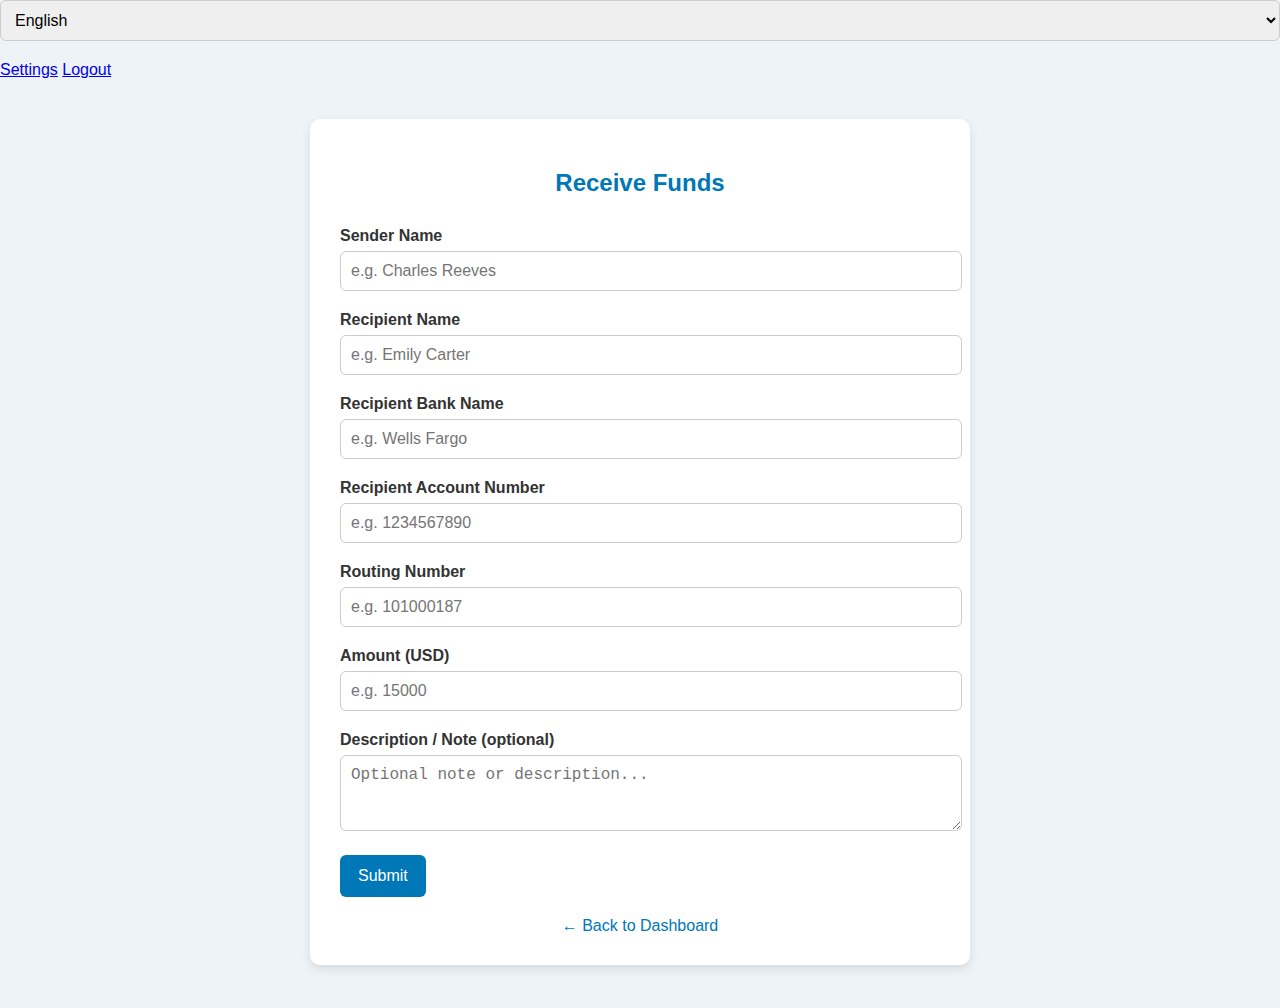
<file: bank/receive-form.html>
<!DOCTYPE html>
<html lang="en">
<head>
  <meta charset="UTF-8" />
  <meta name="viewport" content="width=device-width, initial-scale=1.0"/>
  <title>Receive Funds Form</title>
  <style>
    body {
      font-family: Arial, sans-serif;
      background-color: #eef3f7;
      margin: 0;
      padding: 0;
    }
    .container {
      max-width: 600px;
      margin: 40px auto;
      background: #fff;
      padding: 30px;
      box-shadow: 0 4px 10px rgba(0,0,0,0.1);
      border-radius: 10px;
    }
    h2 {
      text-align: center;
      color: #0077b6;
      margin-bottom: 30px;
    }
    label {
      display: block;
      margin-bottom: 6px;
      font-weight: bold;
      color: #333;
    }
    input, select, textarea {
      width: 100%;
      padding: 10px;
      margin-bottom: 20px;
      border: 1px solid #ccc;
      border-radius: 6px;
      font-size: 16px;
    }
    textarea {
      resize: vertical;
    }
    button {
      background-color: #0077b6;
      color: white;
      padding: 12px 18px;
      border: none;
      border-radius: 6px;
      font-size: 16px;
      cursor: pointer;
    }
    button:hover {
      background-color: #023e8a;
    }
    .back-link {
      display: block;
      margin-top: 20px;
      text-align: center;
      color: #0077b6;
      text-decoration: none;
    }
    .back-link:hover {
      text-decoration: underline;
    }
  </style>
</head>
<body>
    <header class="top-bar">
    
      <select><option>English</option></select>
    </div>
    <div class="right">
      <a href="settings.html">Settings</a>
      <a href="logout.html" onclick="logout()">Logout</a>
    </div>
  </header>
  
  <div class="container">
    <h2>Receive Funds</h2>
    <form action="receive-form-submit.php" method="post">
      <label for="sender">Sender Name</label>
      <input type="text" id="sender" name="sender" placeholder="e.g. Charles Reeves" required />

      <label for="recipient">Recipient Name</label>
      <input type="text" id="recipient" name="recipient" placeholder="e.g. Emily Carter" required />

      <label for="bank">Recipient Bank Name</label>
      <input type="text" id="bank" name="bank" placeholder="e.g. Wells Fargo" required />

      <label for="account-number">Recipient Account Number</label>
      <input type="text" id="account-number" name="account-number" placeholder="e.g. 1234567890" required />

      <label for="routing-number">Routing Number</label>
      <input type="text" id="routing-number" name="routing-number" placeholder="e.g. 101000187" required />

      <label for="amount">Amount (USD)</label>
      <input type="number" id="amount" name="amount" placeholder="e.g. 15000" required />

      <label for="description">Description / Note (optional)</label>
      <textarea id="description" name="description" rows="3" placeholder="Optional note or description..."></textarea>

      <button type="submit">Submit</button>
    </form>
    <a href="dashboard.html" class="back-link">← Back to Dashboard</a>
  </div>
</body>
</html>
</file>
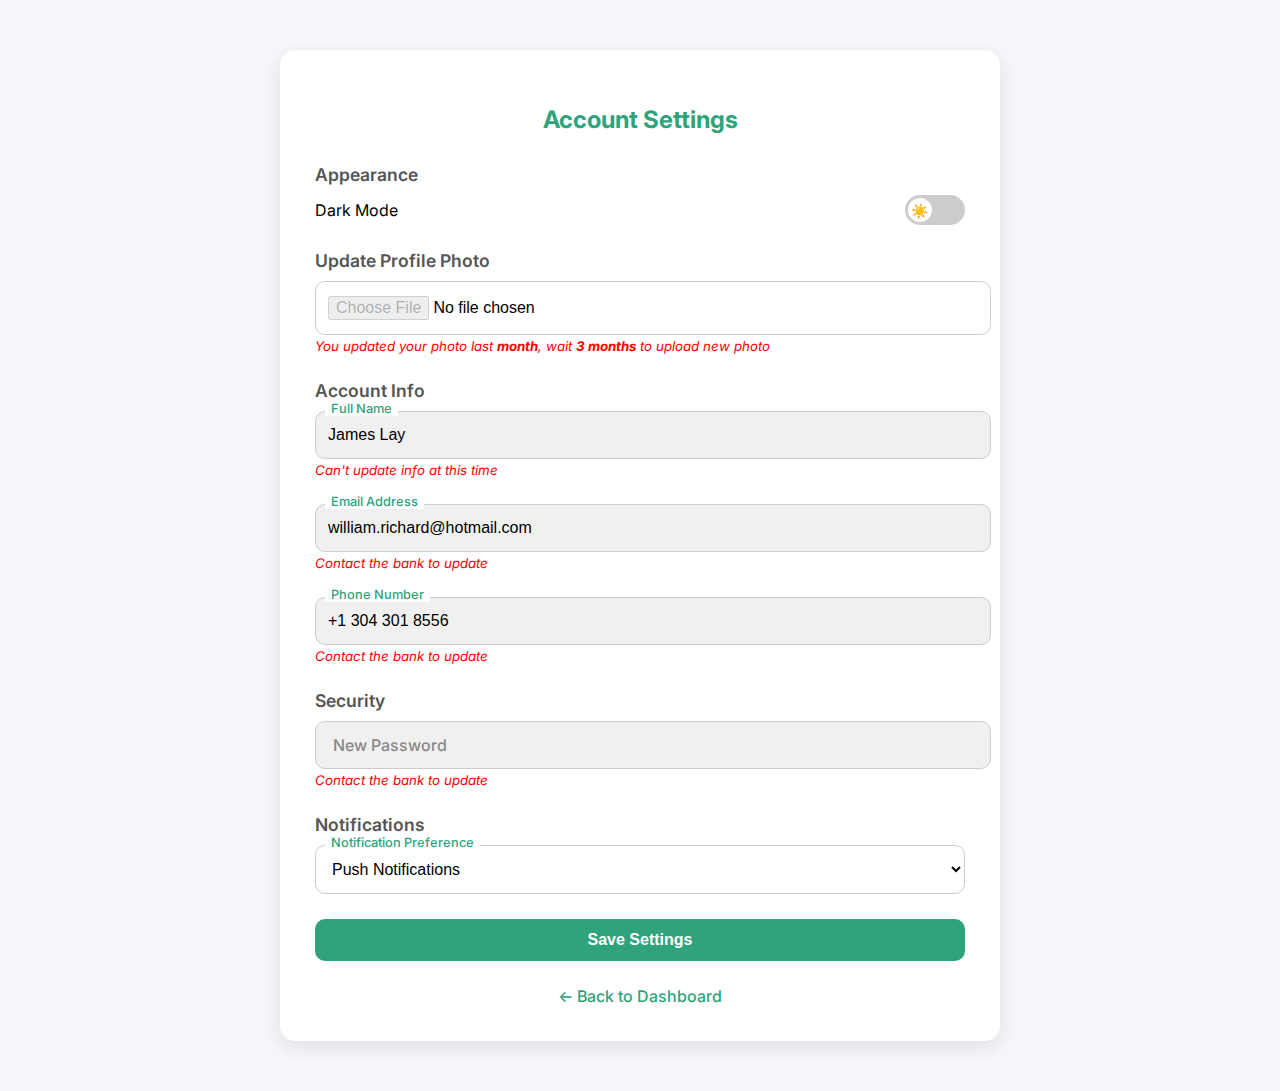
<file: bank/settings.html>
<!DOCTYPE html>
<html lang="en">
<head>
  <meta charset="UTF-8" />
  <meta name="viewport" content="width=device-width, initial-scale=1.0"/>
  <title>Settings</title>
  <link href="https://fonts.googleapis.com/css2?family=Inter:wght@400;500;600;700&display=swap" rel="stylesheet">
  <style>
    body {
      font-family: 'Inter', sans-serif;
      background-color: #f5f7fa;
      margin: 0;
      padding: 0;
      transition: background 0.3s, color 0.3s;
    }

    /* Dark theme */
    body.dark {
      background-color: #121212;
      color: #e0e0e0;
    }

    .container {
      max-width: 650px;
      margin: 50px auto;
      background: #fff;
      padding: 35px;
      border-radius: 15px;
      box-shadow: 0 6px 20px rgba(0,0,0,0.1);
      transition: background 0.3s, color 0.3s;
    }

    body.dark .container { background: #1e1e1e; color: #e0e0e0; }

    h2 {
      text-align: center;
      color: #2fa37b;
      margin-bottom: 30px;
    }
    body.dark h2 { color: #4cd9a0; }

    /* Section titles */
    .section-title {
      font-size: 1.1em;
      font-weight: 600;
      margin: 25px 0 10px;
      color: #555;
    }
    body.dark .section-title { color: #aaa; }

    /* Form fields */
    .form-group {
      position: relative;
      margin-bottom: 25px;
    }
    .form-group input,
    .form-group select {
      width: 100%;
      padding: 14px 12px;
      border: 1px solid #ccc;
      border-radius: 10px;
      font-size: 16px;
      background: transparent;
      transition: border 0.3s, background 0.3s, color 0.3s;
      color: inherit;
    }
    body.dark .form-group input,
    body.dark .form-group select { background: #2a2a2a; border: 1px solid #444; color: #e0e0e0; }

    .form-group label {
      position: absolute;
      top: 14px;
      left: 14px;
      color: #888;
      font-weight: 500;
      pointer-events: none;
      transition: 0.2s all;
      background: transparent;
      padding: 0 4px;
    }

    .form-group input:focus + label,
    .form-group input:not(:placeholder-shown) + label,
    .form-group select:focus + label,
    .form-group select:not([value=""]) + label {
      top: -10px;
      left: 10px;
      font-size: 0.8em;
      color: #2fa37b;
      background: #fff;
      padding: 0 6px;
    }
    body.dark .form-group input:focus + label,
    body.dark .form-group input:not(:placeholder-shown) + label,
    body.dark .form-group select:focus + label,
    body.dark .form-group select:not([value=""]) + label {
      background: #1e1e1e;
      color: #4cd9a0;
    }

    input[readonly] { background: #f0f0f0; cursor: not-allowed; }
    body.dark input[readonly] { background: #2a2a2a; }

    /* Buttons */
    button {
      background-color: #2fa37b;
      color: white;
      padding: 12px 18px;
      border: none;
      border-radius: 10px;
      font-size: 16px;
      font-weight: 600;
      cursor: pointer;
      width: 100%;
      transition: background 0.3s, transform 0.2s;
    }
    button:hover { background-color: #1e4d3a; transform: translateY(-2px); }

    /* Back link */
    .back-link {
      display: block;
      margin-top: 25px;
      text-align: center;
      color: #2fa37b;
      text-decoration: none;
      font-weight: 500;
      transition: color 0.3s;
    }
    .back-link:hover { text-decoration: underline; color: #1e4d3a; }
    body.dark .back-link { color: #4cd9a0; }

    /* Theme toggle */
    .theme-toggle { display: flex; align-items: center; justify-content: space-between; margin-bottom: 25px; }
    .switch { position: relative; display: inline-block; width: 60px; height: 30px; }
    .switch input { opacity: 0; width: 0; height: 0; }
    .slider {
      position: absolute;
      cursor: pointer;
      top: 0; left: 0; right: 0; bottom: 0;
      background-color: #ccc;
      border-radius: 34px;
      transition: background 0.3s;
    }
    .slider::before {
      position: absolute;
      content: "";
      height: 24px; width: 24px;
      left: 3px; bottom: 3px;
      background-color: white;
      border-radius: 50%;
      transition: transform 0.3s;
    }
    input:checked + .slider { background-color: #2fa37b; }
    input:checked + .slider::before { transform: translateX(30px); }

    .slider .icon { position: absolute; top: 50%; transform: translateY(-50%); font-size: 14px; pointer-events: none; }
    .slider .sun { left: 6px; color: #f1c40f; transition: opacity 0.3s; }
    .slider .moon { right: 6px; color: #f5f5f5; opacity: 0; transition: opacity 0.3s; }
    input:checked + .slider .sun { opacity: 0; }
    input:checked + .slider .moon { opacity: 1; }

    small { font-style: italic; color: red; }
  </style>
</head>
<body>
  <div class="container">
    <h2>Account Settings</h2>

    <!-- Appearance -->
    <div class="section-title">Appearance</div>
    <div class="theme-toggle">
      <span>Dark Mode</span>
      <label class="switch">
        <input type="checkbox" id="themeSwitch">
        <span class="slider">
          <span class="icon sun">☀️</span>
          <span class="icon moon">🌙</span>
        </span>
      </label>
    </div>

    <form action="update-settings.php" method="post">
      <!-- Account Info -->
      <div class="section-title">Update Profile Photo</div>
      <div class="form-group">
        <input type="file" disabled id="file-upload" value="Upload a new photo" placeholder="">
        <small>You updated your photo last <strong>month</strong>, wait <strong>3 months</strong> to upload new photo</small>
      </div>
      <div class="section-title">Account Info</div>
      <div class="form-group">
        <input type="text" id="full-name" name="full-name" value="James Lay" readonly placeholder=" ">
        <label for="full-name">Full Name</label>
        <small>Can't update info at this time</small>
      </div>
      <div class="form-group">
        <input type="email" id="email" name="email" value="william.richard@hotmail.com" readonly placeholder=" ">
        <label for="email">Email Address</label>
        <small>Contact the bank to update</small>
      </div>
      <div class="form-group">
        <input type="tel" id="phone" name="phone" value="+1 304 301 8556" readonly placeholder=" ">
        <label for="phone">Phone Number</label>
        <small>Contact the bank to update</small>
      </div>

      <!-- Security -->
      <div class="section-title">Security</div>
      <div class="form-group">
        <input type="password" id="password" name="password" readonly placeholder=" ">
        <label for="password">New Password</label>
        <small>Contact the bank to update</small>
      </div>

      <!-- Notifications -->
      <div class="section-title">Notifications</div>
      <div class="form-group">
        <select id="notifications" name="notifications" required>
          <option value="push">Push Notifications</option>
          <option value="email">Email</option>
          <option value="sms">SMS</option>
          <option value="all">All Notifications</option>
          <option value="none">None</option>
        </select>
        <label for="notifications">Notification Preference</label>
      </div>

      <button type="submit">Save Settings</button>
    </form>

    <a href="dashboard.html" class="back-link">← Back to Dashboard</a>
  </div>

  <script>
    const themeSwitch = document.getElementById('themeSwitch');

    // Load saved preference
    if (localStorage.getItem('darkMode') === 'true') {
      document.body.classList.add('dark');
      themeSwitch.checked = true;
    }

    // Toggle dark mode
    themeSwitch.addEventListener('change', () => {
      if (themeSwitch.checked) {
        document.body.classList.add('dark');
        localStorage.setItem('darkMode', 'true');
      } else {
        document.body.classList.remove('dark');
        localStorage.setItem('darkMode', 'false');
      }
    });

    const notificationsSelect = document.getElementById('notifications');
    const settingsForm = document.querySelector('form');

    // Load saved notification preference
    const savedNotification = localStorage.getItem('notificationPreference');
    if (savedNotification) {
      notificationsSelect.value = savedNotification;
    }

    // Save notification preference on form submit
    settingsForm.addEventListener('submit', (e) => {
      e.preventDefault(); // prevent form submission
      const selected = notificationsSelect.value;
      localStorage.setItem('notificationPreference', selected);
      alert('Notification preference saved!');
    });

  </script>
</body>
</html>
</file>
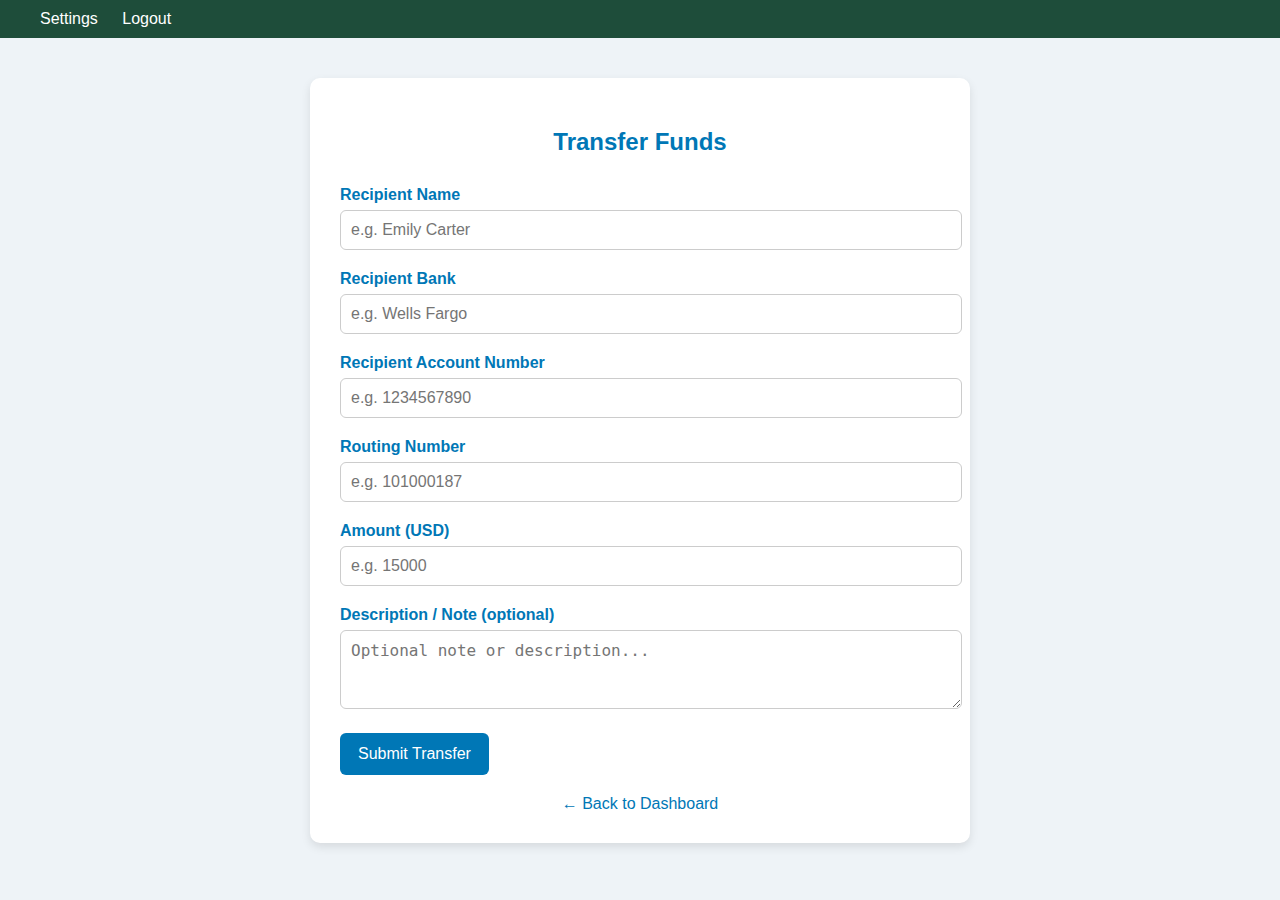
<file: bank/transfer-form.html>
<!DOCTYPE html>
<html lang="en">
<head>
  <meta charset="UTF-8" />
  <meta name="viewport" content="width=device-width, initial-scale=1.0"/>
  <title>Transfer Funds</title>
  <style>
    body {
      font-family: Arial, sans-serif;
      background-color: #eef3f7;
      margin: 0;
      padding: 0;
    }

    .action-buttons {
      text-align: center; margin: 30px 0;
      display: flex; flex-wrap: wrap;
      justify-content: center; gap: 10px;
    }

    .action-buttons a {
      background: #1e4d3a; color: white; padding: 12px 25px;
      text-decoration: none; border-radius: 6px;
      font-weight: bold;
    }
    .top-bar {
      display: flex; justify-content: space-between; align-items: center;
      background: #1e4d3a; color: white; padding: 10px 20px;
    }

    .top-bar .left { display: flex; align-items: right; gap: 10px; }
    .top-bar .flag { width: 30px; height: 20px; }
    .top-bar select { padding: 5px; border: none; border-radius: 4px; }
    .top-bar .right a { color: white; margin-left: 20px; text-decoration: none; }

    .container {
      max-width: 600px;
      margin: 40px auto;
      background: #fff;
      padding: 30px;
      box-shadow: 0 4px 10px rgba(0,0,0,0.1);
      border-radius: 10px;
    }

    h2 {
      text-align: center;
      color: #0077b6;
      margin-bottom: 30px;
    }

    label {
      display: block;
      margin-bottom: 6px;
      font-weight: bold;
      color: #333;
    }

    input, select, textarea {
      width: 100%;
      padding: 10px;
      margin-bottom: 20px;
      border: 1px solid #ccc;
      border-radius: 6px;
      font-size: 16px;
    }

    textarea {
      resize: vertical;
    }

    button {
      background-color: #0077b6;
      color: white;
      padding: 12px 18px;
      border: none;
      border-radius: 6px;
      font-size: 16px;
      cursor: pointer;
    }

    button:hover {
      background-color: #023e8a;
    }

    .back-link {
      display: block;
      margin-top: 20px;
      text-align: center;
      color: #0077b6;
      text-decoration: none;
    }

    .back-link:hover {
      text-decoration: underline;
    }
  </style>
</head>
<body>
    <header class="top-bar">
    
      <!-- <select><option>English</option></select> -->
    </div>
    <div class="right">
      <a href="settings.html">Settings</a>
      <a href="logout.html" onclick="logout()">Logout</a>
    </div>
  </header>

  <div class="container">
    <h2>Transfer Funds</h2>
    <form action="#" method="post">
      <label for="recipient" style="color: #0077b6;">Recipient Name</label>
      <input type="text" id="recipient" name="recipient" placeholder="e.g. Emily Carter" required />

      <label for="bank" style="color: #0077b6;">Recipient Bank</label>
      <input type="text" id="bank" name="bank" placeholder="e.g. Wells Fargo" required />

      <label for="account-number" style="color: #0077b6;">Recipient Account Number</label>
      <input type="text" id="account-number" name="account-number" placeholder="e.g. 1234567890" required />

      <label for="routing-number" style="color: #0077b6;">Routing Number</label>
      <input type="text" id="routing-number" name="routing-number" placeholder="e.g. 101000187" required />

      <label for="amount" style="color: #0077b6;">Amount (USD)</label>
      <input type="number" id="amount" name="amount" placeholder="e.g. 15000" required />

      <label for="description" style="color: #0077b6;">Description / Note (optional)</label>
      <textarea id="description" name="description" rows="3" placeholder="Optional note or description..."></textarea>

      <button type="submit">Submit Transfer</button>
    </form>

    <a href="dashboard.html" class="back-link">← Back to Dashboard</a>
  </div>
</body>
</html>
</file>
